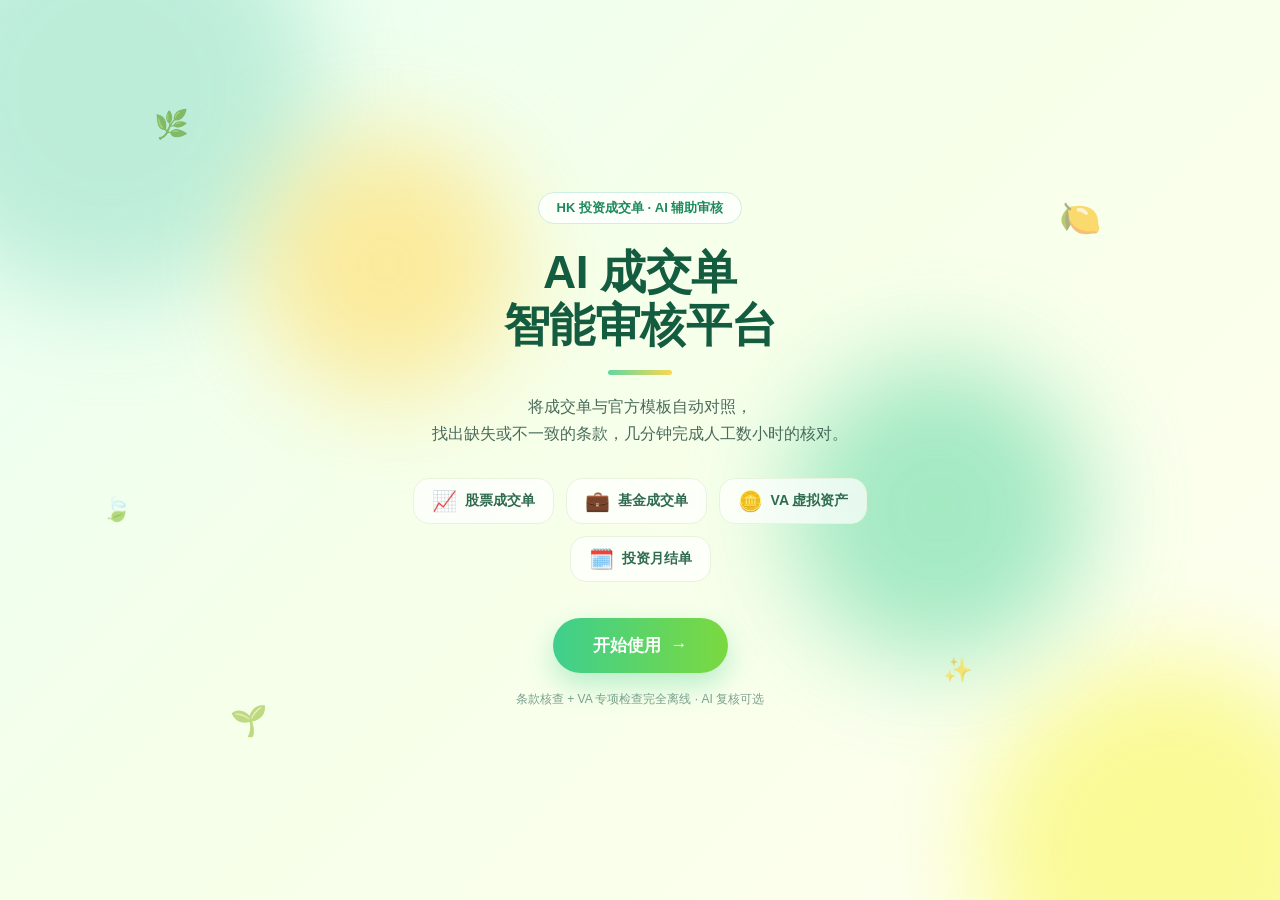
<file: templates/landing.html>
<!DOCTYPE html>
<html lang="zh-HK">
<head>
    <meta charset="UTF-8">
    <meta name="viewport" content="width=device-width, initial-scale=1.0">
    <title>AI 成交单审核平台</title>
    <style>
        *, *::before, *::after { box-sizing: border-box; margin: 0; padding: 0; }
        html, body {
            height: 100%;
            font-family: -apple-system, BlinkMacSystemFont, "Segoe UI", Roboto, "Microsoft YaHei", sans-serif;
        }
        .landing {
            position: relative;
            width: 100%;
            min-height: 100vh;
            overflow: hidden;
            display: flex;
            align-items: center;
            justify-content: center;
            background: linear-gradient(135deg, #eafff4 0%, #f6ffe9 45%, #ffffef 100%);
        }
        .landing-bg { position: absolute; inset: 0; pointer-events: none; }
        .blob {
            position: absolute; border-radius: 50%; filter: blur(50px); opacity: 0.7;
            animation: blobFloat 14s ease-in-out infinite;
        }
        .blob-1 { width: 420px; height: 420px; background: #a8e6cf; top: -120px; left: -100px; }
        .blob-2 { width: 380px; height: 380px; background: #f9f871; bottom: -140px; right: -80px; animation-delay: -4s; }
        .blob-3 { width: 300px; height: 300px; background: #7fe0b2; top: 40%; right: 15%; animation-delay: -8s; }
        .blob-4 { width: 260px; height: 260px; background: #ffe27a; top: 15%; left: 20%; animation-delay: -10s; }
        @keyframes blobFloat {
            0%, 100% { transform: translate(0, 0) scale(1); }
            33% { transform: translate(40px, -30px) scale(1.1); }
            66% { transform: translate(-30px, 25px) scale(0.95); }
        }
        .float-leaf {
            position: absolute; font-size: 28px; opacity: 0.6;
            animation: leafFloat 8s ease-in-out infinite;
        }
        .leaf-1 { top: 12%; left: 12%; }
        .leaf-2 { top: 22%; right: 14%; font-size: 34px; animation-delay: -2s; }
        .leaf-3 { bottom: 18%; left: 18%; font-size: 30px; animation-delay: -4s; }
        .leaf-4 { bottom: 24%; right: 24%; font-size: 24px; animation-delay: -6s; }
        .leaf-5 { top: 55%; left: 8%; font-size: 24px; animation-delay: -3s; }
        @keyframes leafFloat {
            0%, 100% { transform: translateY(0) rotate(0deg); }
            50% { transform: translateY(-22px) rotate(12deg); }
        }

        .landing-content {
            position: relative; z-index: 10; text-align: center;
            padding: 40px 24px; max-width: 620px;
            animation: contentIn 0.8s ease both;
        }
        @keyframes contentIn {
            from { opacity: 0; transform: translateY(24px); }
            to { opacity: 1; transform: translateY(0); }
        }
        .landing-badge {
            display: inline-block; background: #ffffffcc; color: #1f8a5b;
            border: 1px solid #cdeee0; font-size: 13px; font-weight: 600;
            padding: 6px 18px; border-radius: 30px; margin-bottom: 22px;
            backdrop-filter: blur(6px);
        }
        .landing-title {
            font-size: 46px; font-weight: 800; line-height: 1.15;
            color: #145c3f; margin-bottom: 18px; letter-spacing: -0.5px;
        }
        .landing-title::after {
            content: ''; display: block; width: 64px; height: 5px; border-radius: 3px;
            background: linear-gradient(90deg, #63d6a3, #f7d94f); margin: 18px auto 0;
        }
        .landing-subtitle {
            font-size: 16px; line-height: 1.7; color: #4a6b5c; margin-bottom: 30px;
        }
        .landing-products {
            display: flex; flex-wrap: wrap; justify-content: center; gap: 12px; margin-bottom: 36px;
        }
        .lp-item {
            display: flex; align-items: center; gap: 8px;
            background: #ffffffb3; border: 1px solid #e7f3dd; border-radius: 16px;
            padding: 10px 18px; font-size: 14px; font-weight: 600; color: #2f6b4f;
            backdrop-filter: blur(6px); transition: transform 0.2s ease, box-shadow 0.2s ease;
            animation: cardIn 0.5s ease both;
        }
        .lp-item:nth-child(1) { animation-delay: 0.10s; }
        .lp-item:nth-child(2) { animation-delay: 0.18s; }
        .lp-item:nth-child(3) { animation-delay: 0.26s; }
        .lp-item:nth-child(4) { animation-delay: 0.34s; }
        .lp-item:hover { transform: translateY(-4px); box-shadow: 0 12px 24px rgba(84, 179, 127, 0.18); }
        .lp-emoji { font-size: 20px; }
        @keyframes cardIn {
            from { opacity: 0; transform: translateY(14px); }
            to { opacity: 1; transform: translateY(0); }
        }
        .landing-cta {
            display: inline-flex; align-items: center; gap: 10px;
            background: linear-gradient(90deg, #3ecf8e, #7bd93f); color: #fff;
            border: none; font-size: 17px; font-weight: 700; padding: 16px 40px;
            border-radius: 40px; cursor: pointer; text-decoration: none;
            box-shadow: 0 12px 28px rgba(62, 207, 142, 0.35);
            transition: transform 0.2s ease, box-shadow 0.2s ease;
        }
        .landing-cta:hover { transform: translateY(-3px) scale(1.02); box-shadow: 0 18px 34px rgba(62, 207, 142, 0.45); }
        .cta-arrow { transition: transform 0.2s ease; }
        .landing-cta:hover .cta-arrow { transform: translateX(4px); }
        .landing-hint { margin-top: 18px; font-size: 12px; color: #7ba08f; }

        @media (max-width: 640px) {
            .landing-title { font-size: 34px; }
            .landing-subtitle { font-size: 14px; }
            .lp-item { padding: 8px 14px; font-size: 13px; }
        }
    </style>
</head>
<body>
    <div class="landing">
        <div class="landing-bg">
            <span class="blob blob-1"></span>
            <span class="blob blob-2"></span>
            <span class="blob blob-3"></span>
            <span class="blob blob-4"></span>
            <span class="float-leaf leaf-1">🌿</span>
            <span class="float-leaf leaf-2">🍋</span>
            <span class="float-leaf leaf-3">🌱</span>
            <span class="float-leaf leaf-4">✨</span>
            <span class="float-leaf leaf-5">🍃</span>
        </div>

        <div class="landing-content">
            <div class="landing-badge">HK 投资成交单 · AI 辅助审核</div>
            <h1 class="landing-title">AI 成交单<br>智能审核平台</h1>
            <p class="landing-subtitle">
                将成交单与官方模板自动对照，<br>
                找出缺失或不一致的条款，几分钟完成人工数小时的核对。
            </p>

            <div class="landing-products">
                <div class="lp-item"><span class="lp-emoji">📈</span><span>股票成交单</span></div>
                <div class="lp-item"><span class="lp-emoji">💼</span><span>基金成交单</span></div>
                <div class="lp-item"><span class="lp-emoji">🪙</span><span>VA 虚拟资产</span></div>
                <div class="lp-item"><span class="lp-emoji">🗓️</span><span>投资月结单</span></div>
            </div>

            <a class="landing-cta" href="/app">
                开始使用
                <span class="cta-arrow">→</span>
            </a>

            <div class="landing-hint">条款核查 + VA 专项检查完全离线 · AI 复核可选</div>
        </div>
    </div>
</body>
</html>
</file>
